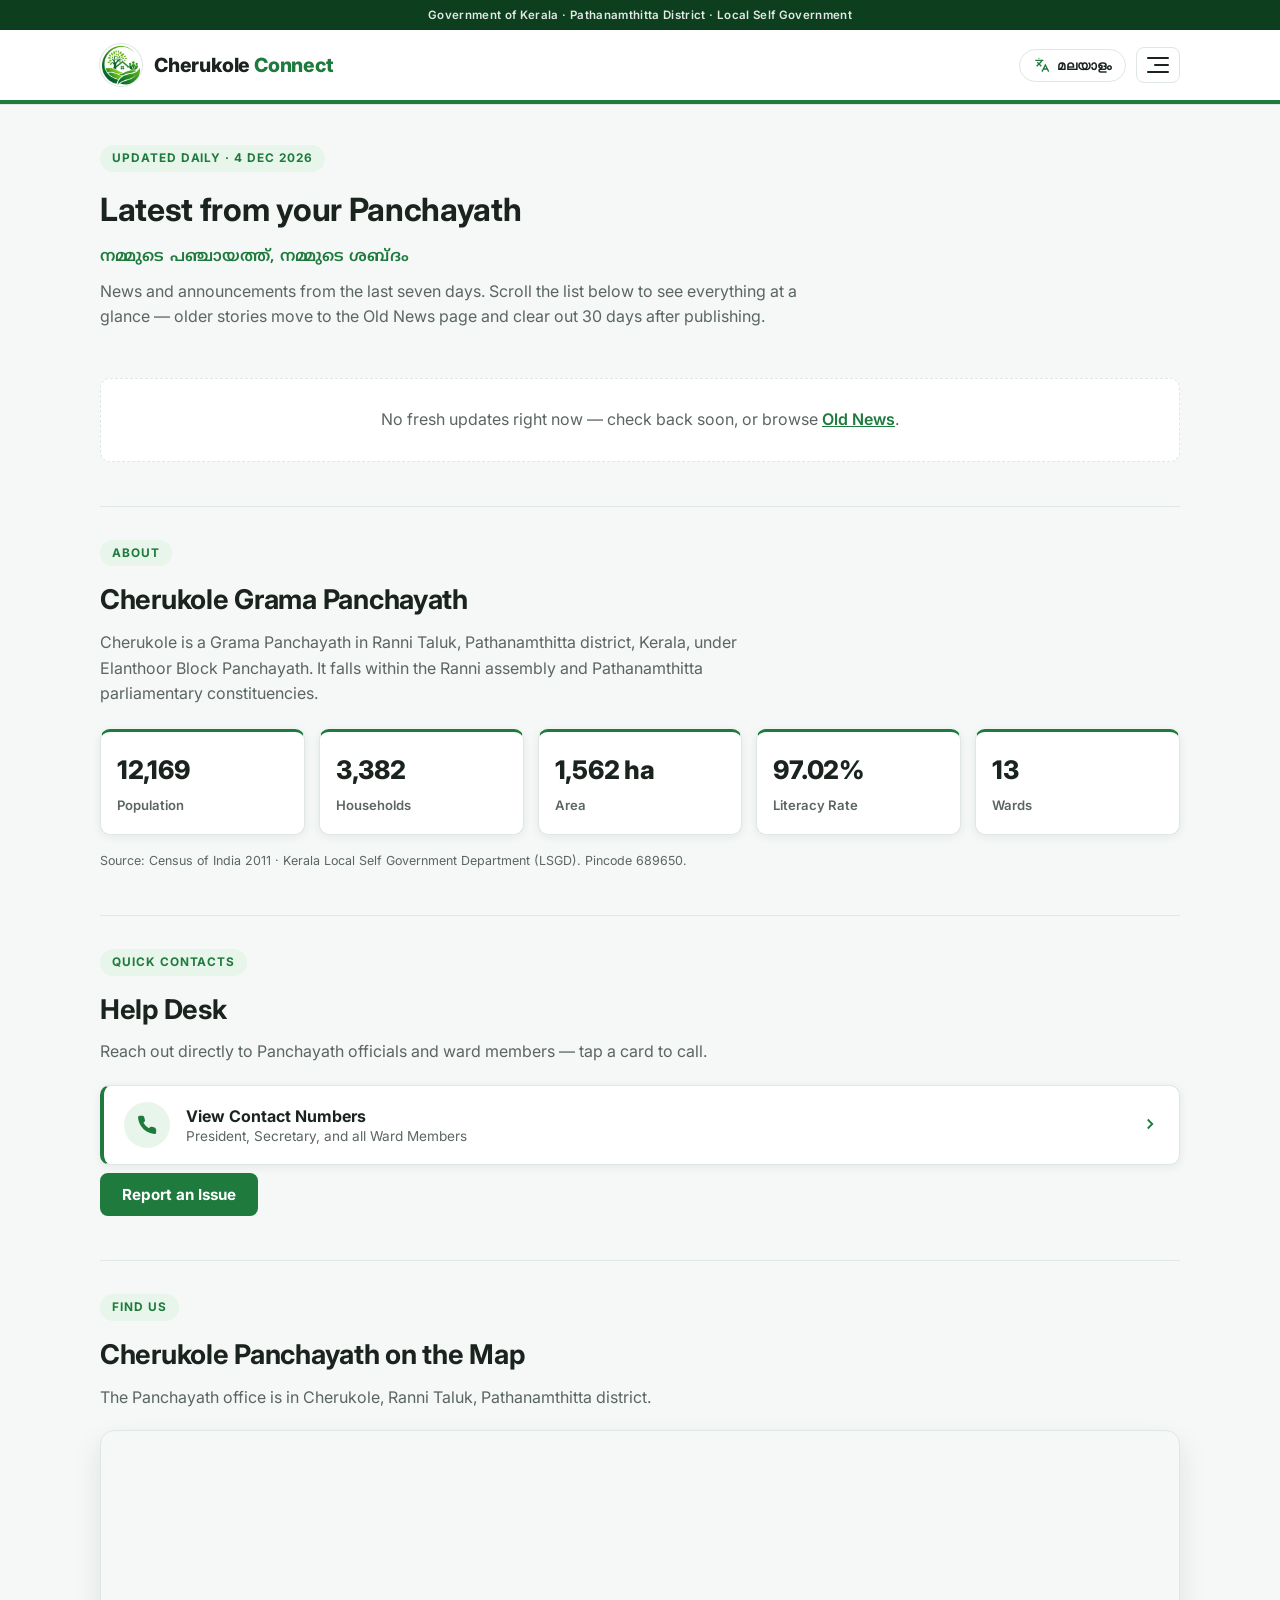
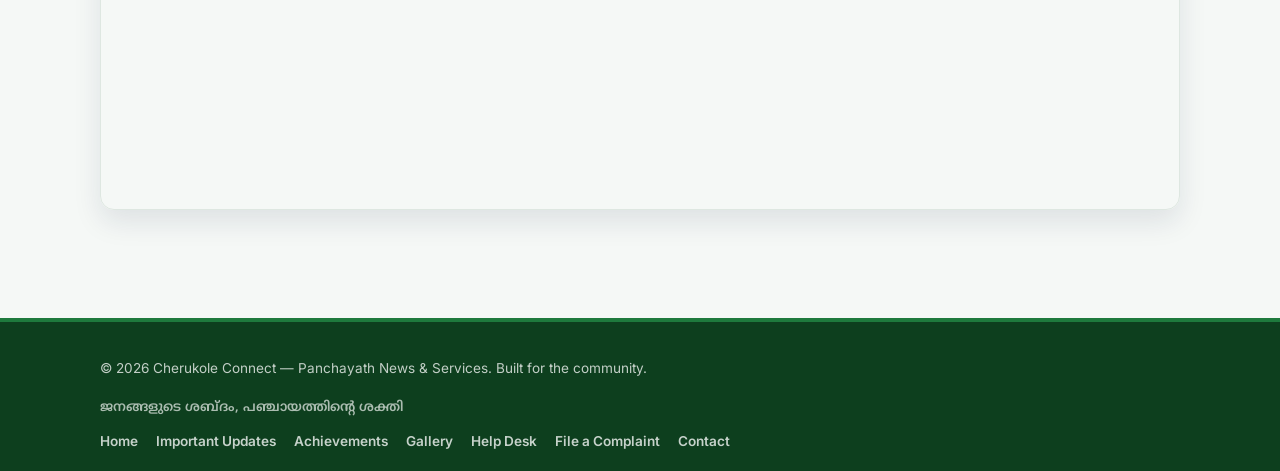
<file: index.html>
<!DOCTYPE html>
<html lang="en">
<head>
<meta charset="UTF-8">
<meta name="viewport" content="width=device-width, initial-scale=1.0">
<title>Cherukole Connect | Official Portal of Cherukole Grama Panchayath</title>

<!-- ===== SEO: core meta tags ===== -->
<meta name="description" content="Cherukole Connect — official news and services portal for Cherukole (Cherukol) Grama Panchayath, Kerala. Updates, achievements, gallery, complaints online.">
<meta name="keywords" content="Cherukole Grama Panchayath, Cherukole Connect, Cherukol Grama Panchayath, Cherukol Connect, Cherukol, Kerala panchayath, panchayath news, panchayath services, grama panchayath, file complaint panchayath, ചെറുകോൽ ഗ്രാമപഞ്ചായത്ത്">
<meta name="author" content="Cherukole Grama Panchayath">
<meta name="robots" content="index, follow">
<link rel="canonical" href="https://cherukoleconnect.in/">

<!-- ===== SEO: Open Graph (Facebook/WhatsApp link previews) ===== -->
<meta property="og:type" content="website">
<meta property="og:site_name" content="Cherukole Connect">
<meta property="og:title" content="Cherukole Connect — Panchayath News &amp; Services">
<meta property="og:description" content="Official news and services portal for Cherukole Grama Panchayath, Kerala. Latest updates, achievements, gallery, and online complaint filing.">
<meta property="og:image" content="https://cherukoleconnect.in/logo.png">
<meta property="og:url" content="https://cherukoleconnect.in/">
<meta property="og:locale" content="en_IN">
<meta property="og:locale:alternate" content="ml_IN">

<!-- ===== SEO: Twitter Card ===== -->
<meta name="twitter:card" content="summary">
<meta name="twitter:title" content="Cherukole Connect — Panchayath News &amp; Services">
<meta name="twitter:description" content="Official news and services portal for Cherukole Grama Panchayath, Kerala.">
<meta name="twitter:image" content="https://cherukoleconnect.in/logo.png">

<!-- ===== SEO: favicon (reuses existing logo) ===== -->
<link rel="icon" type="image/png" href="logo.png">
<link rel="apple-touch-icon" href="logo.png">
<meta name="theme-color" content="#1E7A3D">

<!-- ===== SEO: structured data for local government org ===== -->
<script type="application/ld+json">
{
  "@context": "https://schema.org",
  "@type": "GovernmentOrganization",
  "name": "Cherukole Grama Panchayath",
  "alternateName": ["Cherukole Connect", "Cherukol Grama Panchayath", "Cherukol Connect", "Cherukol"],
  "url": "https://cherukoleconnect.in/",
  "logo": "https://cherukoleconnect.in/logo.png",
  "address": {
    "@type": "PostalAddress",
    "addressLocality": "Cherukole",
    "addressRegion": "Kerala",
    "postalCode": "689650",
    "addressCountry": "IN"
  }
}
</script>

<link rel="preconnect" href="https://fonts.googleapis.com">
<link rel="preconnect" href="https://fonts.gstatic.com" crossorigin>
<link href="https://fonts.googleapis.com/css2?family=Inter:wght@400;500;600;700;800&family=Noto+Sans+Malayalam:wght@400;500;600;700;800&display=swap" rel="stylesheet">

<!-- The "?v=..." on styles.css/script.js below is a cache-buster.
     Browsers otherwise keep an old cached copy of these files even
     after index.html itself is reloaded, so a real code change can
     look broken/untranslated to visitors until they hard-refresh.
     Bump this string (e.g. to today's date) any time styles.css or
     script.js changes, so it stays in sync between both tags. -->
<link rel="stylesheet" href="styles.css?v=20260921c">
</head>
<body>

<!-- ===== OFFICIAL STRIP — identifies this as a government/Panchayath
     site (state + district), not an emblem/seal (those aren't ours to
     reproduce) — just a plain text utility bar, a common pattern on
     Indian government portals. ===== -->
<div class="gov-strip" data-i18n="gov.strip">Government of Kerala &middot; Pathanamthitta District &middot; Local Self Government</div>

<!-- ===== HEADER ===== -->
<header class="site-header">
  <div class="header-inner">
    <div class="header-top">
      <a class="brand" href="index.html" aria-label="Cherukole Connect — Home">
        <div class="brand-emblem">
          <img src="logo.png" alt="Cherukole Connect logo">
        </div>
        <div class="brand-text">
          <h1>Cherukole <span>Connect</span></h1>
        </div>
      </a>

      <div class="header-actions">
        <button class="lang-toggle" id="langToggle" type="button" aria-label="Switch language / ഭാഷ മാറ്റുക">
          <svg width="16" height="16" viewBox="0 0 24 24" fill="none" stroke="currentColor" stroke-width="2" aria-hidden="true"><path d="M5 8l6 6M4 14l6-6 2-3M2 5h12M7 2h1M22 22l-5-10-5 10M14 18h6"/></svg>
          <span id="langToggleLabel">മലയാളം</span>
        </button>
        <button class="nav-toggle" id="navToggle" aria-label="Toggle menu" aria-expanded="false">
          <span></span><span></span><span></span>
        </button>
      </div>
    </div>

    <nav class="site-nav" id="siteNav">
      <button class="nav-link active" data-tab="home" data-i18n="nav.home">Home</button>
      <button class="nav-link" data-tab="updates" data-i18n="nav.updates">Important Updates</button>
      <button class="nav-link" data-tab="achievements" data-i18n="nav.achievements">Achievements</button>
      <button class="nav-link" data-tab="oldnews" data-i18n="nav.oldnews">Old News</button>
      <button class="nav-link" data-tab="gallery" data-i18n="nav.gallery">Gallery</button>
      <button class="nav-link" data-tab="helpdesk" data-i18n="nav.helpdesk">Help Desk</button>
      <button class="nav-link" data-tab="complaint" data-i18n="nav.complaint">File a Complaint</button>
      <button class="nav-link" data-tab="contact" data-i18n="nav.contact">Contact</button>
    </nav>
  </div>

  <div class="kasavu-border" aria-hidden="true"></div>
</header>

<main>

  <!-- ===== HOME / LATEST NEWS ===== -->
  <section class="tab-panel active" id="tab-home">

    <!-- ===== LIVE RAIN / WEATHER ALERT — hidden unless an active alert
         for the configured district is present in the sheet; polls on
         the same auto-refresh cycle as the rest of the site content. ===== -->
    <div class="weather-alert-banner" id="weatherAlertBanner" role="alert" hidden>
      <span class="weather-alert-dot" aria-hidden="true"></span>
      <div class="weather-alert-text">
        <p class="weather-alert-headline" id="weatherAlertHeadline"></p>
        <p class="weather-alert-detail" id="weatherAlertDetail"></p>
      </div>
      <span class="weather-alert-updated" id="weatherAlertUpdated"></span>
    </div>

    <!-- Auto-rotating image carousel — highlights from the Gallery -->
    <div class="carousel" id="homeCarousel" role="region" aria-roledescription="carousel" aria-label="Panchayath highlights">
      <div class="carousel-track" id="carouselTrack"></div>

      <button type="button" class="carousel-arrow carousel-arrow-prev" id="carouselPrev" aria-label="Previous slide">
        <svg width="20" height="20" viewBox="0 0 24 24" fill="none" stroke="currentColor" stroke-width="2.4"><path d="M15 18l-6-6 6-6"/></svg>
      </button>
      <button type="button" class="carousel-arrow carousel-arrow-next" id="carouselNext" aria-label="Next slide">
        <svg width="20" height="20" viewBox="0 0 24 24" fill="none" stroke="currentColor" stroke-width="2.4"><path d="M9 18l6-6-6-6"/></svg>
      </button>

      <div class="carousel-dots" id="carouselDots" role="tablist" aria-label="Slide selector"></div>
    </div>

    <div class="hero">
      <p class="eyebrow"><span data-i18n="home.eyebrow">Updated daily</span> &middot; <span id="todayDate"></span></p>
      <h2 data-i18n="home.title">Latest from your Panchayath</h2>
      <p class="hero-tagline-ml">നമ്മുടെ പഞ്ചായത്ത്, നമ്മുടെ ശബ്ദം</p>
      <p class="hero-sub" data-i18n="home.sub">News and announcements from the last seven days. Scroll the list below to see everything at a glance — older stories move to the Old News page and clear out 30 days after publishing.</p>
    </div>

    <!-- Uniform-size news cards in a scrollable panel -->
    <div class="latest-scroll" id="latestScroll">
      <div class="news-grid" id="latestNewsGrid"></div>
    </div>
    <p class="empty-state" id="latestEmptyState" hidden><span data-i18n="home.emptyPre">No fresh updates right now &mdash; check back soon, or browse</span> <button class="link-btn" data-tab="oldnews" data-i18n="nav.oldnews">Old News</button>.</p>

    <!-- ===== ABOUT — factual background on the Panchayath itself.
         Static (edited in this file, not the Sheet) since it changes
         almost never. Figures are from Census 2011 and Kerala LSGD
         records; sourced and dated in the small print below so it's
         clear this isn't live data. ===== -->
    <div class="about-section">
      <div class="helpdesk-heading">
        <p class="eyebrow" data-i18n="about.eyebrow">About</p>
        <h2 data-i18n="about.title">Cherukole Grama Panchayath</h2>
        <p class="hero-sub" data-i18n="about.desc">Cherukole is a Grama Panchayath in Ranni Taluk, Pathanamthitta district, Kerala, under Elanthoor Block Panchayath. It falls within the Ranni assembly and Pathanamthitta parliamentary constituencies.</p>
      </div>
      <div class="about-grid">
        <div class="about-stat">
          <span class="about-stat-value">12,169</span>
          <span class="about-stat-label" data-i18n="about.population">Population</span>
        </div>
        <div class="about-stat">
          <span class="about-stat-value">3,382</span>
          <span class="about-stat-label" data-i18n="about.households">Households</span>
        </div>
        <div class="about-stat">
          <span class="about-stat-value">1,562 ha</span>
          <span class="about-stat-label" data-i18n="about.area">Area</span>
        </div>
        <div class="about-stat">
          <span class="about-stat-value">97.02%</span>
          <span class="about-stat-label" data-i18n="about.literacy">Literacy Rate</span>
        </div>
        <div class="about-stat">
          <span class="about-stat-value">13</span>
          <span class="about-stat-label" data-i18n="about.wards">Wards</span>
        </div>
      </div>
      <p class="about-source" data-i18n="about.source">Source: Census of India 2011 &middot; Kerala Local Self Government Department (LSGD). Pincode 689650.</p>
    </div>

    <!-- ===== HELP DESK — compact link to the dedicated Help Desk
         page (id="tab-helpdesk" below), instead of showing all the
         contact cards inline on the home page. ===== -->
    <div class="about-section">
      <div class="helpdesk-heading">
        <p class="eyebrow" data-i18n="helpdesk.eyebrow">Quick Contacts</p>
        <h2 data-i18n="helpdesk.title">Help Desk</h2>
        <p class="hero-sub" data-i18n="helpdesk.sub">Reach out directly to Panchayath officials and ward members — tap a card to call.</p>
      </div>
      <button type="button" class="helpdesk-cta" data-tab="helpdesk">
        <span class="helpdesk-cta-icon">
          <svg width="22" height="22" viewBox="0 0 24 24" fill="currentColor" aria-hidden="true"><path d="M22 16.9v3a2 2 0 0 1-2.2 2 19.8 19.8 0 0 1-8.6-3 19.5 19.5 0 0 1-6-6 19.8 19.8 0 0 1-3-8.7A2 2 0 0 1 4.1 2h3a2 2 0 0 1 2 1.7c.1.9.3 1.8.6 2.7a2 2 0 0 1-.4 2.1L8.1 9.6a16 16 0 0 0 6 6l1.1-1.2a2 2 0 0 1 2.1-.4c.9.3 1.8.5 2.7.6a2 2 0 0 1 1.7 2z"/></svg>
        </span>
        <span class="helpdesk-cta-text">
          <strong data-i18n="helpdesk.ctaTitle">View Contact Numbers</strong>
          <span data-i18n="helpdesk.ctaSub">President, Secretary, and all Ward Members</span>
        </span>
        <span class="helpdesk-cta-arrow" aria-hidden="true">
          <svg width="18" height="18" viewBox="0 0 24 24" fill="none" stroke="currentColor" stroke-width="2.4"><path d="M9 18l6-6-6-6"/></svg>
        </span>
      </button>
    </div>

    <button type="button" class="btn-secondary report-issue-btn" data-tab="complaint" data-i18n="home.reportIssue">Report an Issue</button>

    <!-- ===== MAP — location of the Panchayath. Plain Google Maps
         embed by place name (no API key needed), so it needs no
         setup and won't break if never configured further. ===== -->
    <div class="map-section">
      <div class="helpdesk-heading">
        <p class="eyebrow" data-i18n="map.eyebrow">Find Us</p>
        <h2 data-i18n="map.title">Cherukole Panchayath on the Map</h2>
        <p class="hero-sub" data-i18n="map.sub">The Panchayath office is in Cherukole, Ranni Taluk, Pathanamthitta district.</p>
      </div>
      <div class="map-embed">
        <iframe
          src="https://www.google.com/maps?q=Cherukole+Grama+Panchayat+Office,+Pathanamthitta,+Kerala&output=embed"
          loading="lazy"
          referrerpolicy="no-referrer-when-downgrade"
          title="Map showing Cherukole Grama Panchayath"></iframe>
      </div>
    </div>

  </section>

  <!-- ===== IMPORTANT UPDATES ===== -->
  <section class="tab-panel" id="tab-updates">
    <div class="hero hero-small">
      <p class="eyebrow" data-i18n="updates.eyebrow">Notices &amp; Circulars</p>
      <h2 data-i18n="updates.title">Important Updates</h2>
      <p class="hero-sub" data-i18n="updates.sub">Deadlines, office notices, and announcements that need your attention.</p>
    </div>
    <div class="updates-list" id="updatesGrid"></div>
    <p class="empty-state" id="updatesEmptyState" hidden data-i18n="updates.empty">No important updates at the moment.</p>

    <!-- ===== GRAMA SABHA — static civic-info background, always
         present, so this page has real substance even before the
         office has posted a notice. ===== -->
    <div class="about-section">
      <div class="helpdesk-heading">
        <p class="eyebrow" data-i18n="gramasabha.eyebrow">Grassroots Democracy</p>
        <h2 data-i18n="gramasabha.title">What is a Grama Sabha?</h2>
        <p class="hero-sub" data-i18n="gramasabha.body">The Grama Sabha is the general assembly of every registered voter in a ward &mdash; the foundation of local self-government in Kerala. It meets to discuss local needs, help shape the Panchayath's development plans, select beneficiaries for welfare schemes, and review the Panchayath's work through social audit.</p>
      </div>
      <div class="about-grid about-grid-3">
        <div class="about-stat">
          <span class="about-stat-value">2+</span>
          <span class="about-stat-label" data-i18n="gramasabha.freq">Meetings a year</span>
        </div>
        <div class="about-stat">
          <span class="about-stat-value">7 days</span>
          <span class="about-stat-label" data-i18n="gramasabha.notice">Advance notice required</span>
        </div>
        <div class="about-stat">
          <span class="about-stat-value">10%</span>
          <span class="about-stat-label" data-i18n="gramasabha.quorum">Quorum of ward voters</span>
        </div>
      </div>
      <p class="about-source" data-i18n="gramasabha.source">Source: The Kerala Panchayat Raj Act, 1994.</p>
    </div>
  </section>

  <!-- ===== ACHIEVEMENTS ===== -->
  <section class="tab-panel" id="tab-achievements">
    <div class="hero hero-small">
      <p class="eyebrow" data-i18n="achievements.eyebrow">Milestones</p>
      <h2 data-i18n="achievements.title">Achievements</h2>
      <p class="hero-sub" data-i18n="achievements.sub">Projects completed and recognitions earned by the Panchayath.</p>
    </div>
    <div class="achievements-grid" id="achievementsGrid"></div>
    <p class="empty-state" id="achievementsEmptyState" hidden data-i18n="achievements.empty">No achievements listed yet.</p>

    <!-- ===== FUNCTIONS — static civic-info background: what a
         Grama Panchayat is constitutionally responsible for, framing
         this page with real content even before entries are added. ===== -->
    <div class="about-section">
      <div class="helpdesk-heading">
        <p class="eyebrow" data-i18n="functions.eyebrow">Local Governance</p>
        <h2 data-i18n="functions.title">What the Panchayath Does</h2>
        <p class="hero-sub" data-i18n="functions.sub">Grama Panchayaths in Kerala are responsible for a wide range of local services and development work, devolved under the 73rd Constitutional Amendment and the Kerala Panchayat Raj Act.</p>
      </div>
      <div class="function-grid">
        <div class="function-card">
          <h3 data-i18n="functions.civic.title">Civic Infrastructure</h3>
          <p data-i18n="functions.civic.desc">Roads, drains, street lighting, and drinking water supply.</p>
        </div>
        <div class="function-card">
          <h3 data-i18n="functions.health.title">Public Health &amp; Sanitation</h3>
          <p data-i18n="functions.health.desc">Waste management, sanitation, and local health facilities.</p>
        </div>
        <div class="function-card">
          <h3 data-i18n="functions.agri.title">Agriculture &amp; Allied</h3>
          <p data-i18n="functions.agri.desc">Agriculture, land improvement, minor irrigation, and animal husbandry.</p>
        </div>
        <div class="function-card">
          <h3 data-i18n="functions.welfare.title">Social Welfare</h3>
          <p data-i18n="functions.welfare.desc">Support for weaker sections, women, children, and poverty alleviation.</p>
        </div>
        <div class="function-card">
          <h3 data-i18n="functions.edu.title">Education &amp; Culture</h3>
          <p data-i18n="functions.edu.desc">Support for schools, libraries, and cultural programmes.</p>
        </div>
        <div class="function-card">
          <h3 data-i18n="functions.planning.title">Local Development Planning</h3>
          <p data-i18n="functions.planning.desc">Preparing and executing the Panchayath's own development plan.</p>
        </div>
      </div>
      <p class="about-source" data-i18n="functions.source">Source: The Eleventh Schedule of the Constitution of India, and the Kerala Panchayat Raj Act, 1994.</p>
    </div>
  </section>

  <!-- ===== OLD NEWS ===== -->
  <section class="tab-panel" id="tab-oldnews">
    <div class="hero hero-small">
      <p class="eyebrow" data-i18n="oldnews.eyebrow">Archive</p>
      <h2 data-i18n="nav.oldnews">Old News</h2>
      <p class="hero-sub" data-i18n="oldnews.sub">Stories older than seven days live here for 30 days from their publish date, then they're cleared automatically.</p>
    </div>
    <div class="news-list" id="oldNewsGrid"></div>
    <p class="empty-state" id="oldEmptyState" hidden data-i18n="oldnews.empty">Nothing in the archive at the moment.</p>

    <!-- ===== SCHEMES — static reference list of major, stable
         central/Kerala welfare schemes. Not a live feed (this is a
         static site) — deliberately limited to well-established,
         long-running programmes rather than "breaking news" that
         would go stale immediately, with a clear pointer to check
         the official portal since eligibility/details do change. ===== -->
    <div class="about-section">
      <div class="helpdesk-heading">
        <p class="eyebrow" data-i18n="schemes.eyebrow">Government Schemes</p>
        <h2 data-i18n="schemes.title">Schemes You May Be Eligible For</h2>
        <p class="hero-sub" data-i18n="schemes.sub">A few major Central and Kerala government welfare schemes. Eligibility and application details change from time to time &mdash; check the official site linked, or ask at the Panchayath office, before applying.</p>
      </div>
      <div class="function-grid">
        <a class="function-card function-card-link" href="https://pmkisan.gov.in" target="_blank" rel="noopener">
          <h3>PM-KISAN</h3>
          <p data-i18n="schemes.kisan.desc">₹6,000/year income support for eligible farmer families, paid in three instalments.</p>
          <span class="function-card-link-label">pmkisan.gov.in</span>
        </a>
        <a class="function-card function-card-link" href="https://nrega.nic.in" target="_blank" rel="noopener">
          <h3>MGNREGA</h3>
          <p data-i18n="schemes.mgnrega.desc">Guaranteed 100 days of wage employment a year for rural households.</p>
          <span class="function-card-link-label">nrega.nic.in</span>
        </a>
        <a class="function-card function-card-link" href="https://sha.kerala.gov.in" target="_blank" rel="noopener">
          <h3 data-i18n="schemes.kasp.title">Karunya Arogya Suraksha Padhathi (KASP)</h3>
          <p data-i18n="schemes.kasp.desc">Cashless health insurance up to ₹5 lakh per family per year for eligible families.</p>
          <span class="function-card-link-label">sha.kerala.gov.in</span>
        </a>
        <a class="function-card function-card-link" href="https://www.kudumbashree.org" target="_blank" rel="noopener">
          <h3 data-i18n="schemes.kudumbashree.title">Kudumbashree</h3>
          <p data-i18n="schemes.kudumbashree.desc">Kerala's poverty eradication and women's empowerment programme, built on local self-help groups.</p>
          <span class="function-card-link-label">kudumbashree.org</span>
        </a>
        <a class="function-card function-card-link" href="https://lifemission.lsgkerala.gov.in" target="_blank" rel="noopener">
          <h3 data-i18n="schemes.life.title">LIFE Mission</h3>
          <p data-i18n="schemes.life.desc">Free housing for landless and homeless families in Kerala.</p>
          <span class="function-card-link-label">lifemission.lsgkerala.gov.in</span>
        </a>
        <a class="function-card function-card-link" href="https://socialsecuritymission.gov.in" target="_blank" rel="noopener">
          <h3 data-i18n="schemes.pension.title">Social Security Pensions</h3>
          <p data-i18n="schemes.pension.desc">Monthly pensions for elderly, widowed, and differently-abled residents.</p>
          <span class="function-card-link-label">socialsecuritymission.gov.in</span>
        </a>
      </div>
      <p class="about-source" data-i18n="schemes.source">These are national/state programmes, not specific to Cherukole Panchayath &mdash; visit the official site or the Panchayath office to check current eligibility.</p>
    </div>
  </section>

  <!-- ===== GALLERY ===== -->
  <section class="tab-panel" id="tab-gallery">
    <div class="hero hero-small">
      <p class="eyebrow" data-i18n="gallery.eyebrow">Around the Panchayath</p>
      <h2 data-i18n="gallery.title">Photo Gallery</h2>
      <p class="hero-sub" data-i18n="gallery.sub">Capturing Cherukole Panchayath's initiatives, emergency response, community events, and public services.</p>
    </div>
    <div class="gallery-grid" id="galleryGrid"></div>
  </section>

  <!-- ===== HELP DESK — dedicated page for officials & ward member
       contacts, sourced from the "HelpDesk" Sheet tab (see script.js).
       Linked from the Help Desk button on the home page and from the
       main nav. ===== -->
  <section class="tab-panel" id="tab-helpdesk">
    <div class="hero hero-small">
      <p class="eyebrow" data-i18n="helpdesk.eyebrow">Quick Contacts</p>
      <h2 data-i18n="helpdesk.title">Help Desk</h2>
      <p class="hero-sub" data-i18n="helpdesk.sub">Reach out directly to Panchayath officials and ward members — tap a card to call.</p>
    </div>
    <div class="helpdesk-grid" id="helpDeskGrid"></div>
    <p class="helpdesk-subhead" id="helpDeskWardHeading" data-i18n="helpdesk.wardHeading" hidden>Ward Members</p>
    <div class="helpdesk-grid helpdesk-grid-ward" id="helpDeskWardGrid"></div>
    <p class="empty-state" id="helpDeskEmptyState" hidden data-i18n="helpdesk.empty">No contacts listed yet &mdash; check back soon.</p>
  </section>

  <!-- ===== COMPLAINT BOX ===== -->
  <section class="tab-panel" id="tab-complaint">
    <div class="hero hero-small">
      <p class="eyebrow" data-i18n="complaint.eyebrow">Grievance Redressal</p>
      <h2 data-i18n="nav.complaint">File a Complaint</h2>
      <p class="hero-tagline-ml">പ്രശ്നങ്ങൾ റിപ്പോർട്ട് ചെയ്യൂ, മാറ്റം സൃഷ്ടിക്കൂ</p>
      <p class="hero-sub" data-i18n="complaint.sub">Fill in the details below. Submitting opens WhatsApp with your message pre-filled, ready to send to the Panchayath office.</p>
    </div>

    <form class="panel-card form-card" id="complaintForm">
      <label>
        <span data-i18n="complaint.name">Full name</span>
        <input type="text" id="cName" required data-i18n-placeholder="complaint.namePh" placeholder="Your name">
      </label>
      <label>
        <span data-i18n="complaint.ward">Ward / area</span>
        <input type="text" id="cWard" data-i18n-placeholder="complaint.wardPh" placeholder="e.g. Ward 7">
      </label>
      <label>
        <span data-i18n="complaint.phone">Phone number</span>
        <input type="tel" id="cPhone" required data-i18n-placeholder="complaint.phonePh" placeholder="10-digit mobile number">
      </label>
      <label>
        <span data-i18n="complaint.details">Complaint details</span>
        <textarea id="cMessage" rows="5" required data-i18n-placeholder="complaint.detailsPh" placeholder="Describe the issue&hellip;"></textarea>
      </label>
      <button type="submit" class="btn-primary">
        <svg width="18" height="18" viewBox="0 0 24 24" fill="currentColor" aria-hidden="true"><path d="M17.5 14.4c-.3-.1-1.6-.8-1.9-.9-.3-.1-.4-.1-.6.1-.2.3-.7.9-.8 1-.1.2-.3.2-.5.1-1.5-.7-2.4-1.3-3.4-2.9-.3-.4.3-.4.7-1.3.1-.2 0-.4 0-.5C11 9.7 10.6 8.6 10.4 8.1c-.2-.4-.4-.4-.6-.4h-.5c-.2 0-.5.1-.7.3-.3.3-1 1-1 2.4s1.1 2.8 1.2 3c.1.2 2.1 3.2 5.1 4.5.7.3 1.3.5 1.7.6.7.2 1.4.2 1.9.1.6-.1 1.6-.7 1.9-1.3.2-.6.2-1.2.2-1.3-.1-.1-.3-.2-.6-.3z"/><path d="M12 2C6.5 2 2 6.5 2 12c0 1.9.5 3.7 1.5 5.3L2 22l4.9-1.3C8.4 21.5 10.1 22 12 22c5.5 0 10-4.5 10-10S17.5 2 12 2zm0 18c-1.7 0-3.3-.5-4.7-1.3l-.3-.2-3.2.9.9-3.1-.2-.3C3.6 14.5 3 13.3 3 12c0-5 4-9 9-9s9 4 9 9-4 9-9 9z"/></svg>
        <span data-i18n="complaint.send">Send via WhatsApp</span>
      </button>
      <p class="form-note" data-i18n="complaint.note">You'll be redirected to WhatsApp to review and send your message.</p>
    </form>
  </section>

  <!-- ===== CONTACT ===== -->
  <section class="tab-panel" id="tab-contact">
    <div class="hero hero-small">
      <p class="eyebrow" data-i18n="contact.eyebrow">Get in Touch</p>
      <h2 data-i18n="contact.title">Contact the Office</h2>
      <p class="hero-sub" data-i18n="contact.sub">Visit, call, or write to us &mdash; we're here on working days.</p>
    </div>

    <div class="contact-grid">
      <div class="panel-card contact-info">
        <h3 data-i18n="contact.officeTitle">Panchayath Office</h3>
        <ul>
          <li>
            <svg width="18" height="18" viewBox="0 0 24 24" fill="none" stroke="currentColor" stroke-width="2"><path d="M12 21s-7-6.5-7-11a7 7 0 0 1 14 0c0 4.5-7 11-7 11z"/><circle cx="12" cy="10" r="2.5"/></svg>
            <span data-i18n="contact.address">Cherukole, Pathanamthitta, Kerala &ndash; 689650</span>
          </li>
          <li>
            <svg width="18" height="18" viewBox="0 0 24 24" fill="none" stroke="currentColor" stroke-width="2"><path d="M22 16.9v3a2 2 0 0 1-2.2 2 19.8 19.8 0 0 1-8.6-3 19.5 19.5 0 0 1-6-6 19.8 19.8 0 0 1-3-8.7A2 2 0 0 1 4.1 2h3a2 2 0 0 1 2 1.7c.1.9.3 1.8.6 2.7a2 2 0 0 1-.4 2.1L8.1 9.6a16 16 0 0 0 6 6l1.1-1.2a2 2 0 0 1 2.1-.4c.9.3 1.8.5 2.7.6a2 2 0 0 1 1.7 2z"/></svg>
            <span>0468&ndash;2212098 &nbsp;/&nbsp; <span id="contactWaDisplay">+91 XXXXX XXXXX</span></span>
          </li>
          <li>
            <svg width="18" height="18" viewBox="0 0 24 24" fill="none" stroke="currentColor" stroke-width="2"><rect x="3" y="5" width="18" height="14" rx="2"/><path d="m3 7 9 6 9-6"/></svg>
            <span>cherukolegp@gmail.com</span>
          </li>
          <li>
            <svg width="18" height="18" viewBox="0 0 24 24" fill="none" stroke="currentColor" stroke-width="2"><circle cx="12" cy="12" r="9"/><path d="M12 7v5l3 3"/></svg>
            <span data-i18n="contact.hours">Monday&ndash;Saturday, 10:00 AM &ndash; 5:00 PM</span>
          </li>
        </ul>
      </div>

      <form class="panel-card form-card" id="contactForm">
        <label>
          <span data-i18n="contact.name">Name</span>
          <input type="text" id="ctName" required data-i18n-placeholder="contact.namePh" placeholder="Your name">
        </label>
        <label>
          <span data-i18n="contact.email">Email</span>
          <input type="email" id="ctEmail" required data-i18n-placeholder="contact.emailPh" placeholder="you@example.com">
        </label>
        <label>
          <span data-i18n="contact.message">Message</span>
          <textarea id="ctMessage" rows="4" required data-i18n-placeholder="contact.messagePh" placeholder="How can we help?"></textarea>
        </label>
        <button type="submit" class="btn-secondary" data-i18n="contact.send">Send Message</button>
        <p class="form-note" data-i18n="contact.note">Opens your email app with this message ready to send.</p>
      </form>
    </div>
  </section>

</main>

<footer class="site-footer">
  <div class="kasavu-border" aria-hidden="true"></div>
  <div class="footer-inner">
    <div class="footer-main">
      <p><span>&copy;</span> <span id="year"></span> <span data-i18n="footer.text">Cherukole Connect &mdash; Panchayath News &amp; Services. Built for the community.</span></p>
      <p class="footer-tagline-ml">ജനങ്ങളുടെ ശബ്ദം, പഞ്ചായത്തിന്റെ ശക്തി</p>
    </div>
    <div class="footer-links">
      <button class="link-btn" data-tab="home" data-i18n="nav.home">Home</button>
      <button class="link-btn" data-tab="updates" data-i18n="nav.updates">Important Updates</button>
      <button class="link-btn" data-tab="achievements" data-i18n="nav.achievements">Achievements</button>
      <button class="link-btn" data-tab="gallery" data-i18n="nav.gallery">Gallery</button>
      <button class="link-btn" data-tab="helpdesk" data-i18n="nav.helpdesk">Help Desk</button>
      <button class="link-btn" data-tab="complaint" data-i18n="nav.complaint">File a Complaint</button>
      <button class="link-btn" data-tab="contact" data-i18n="nav.contact">Contact</button>
    </div>
  </div>
</footer>

<script src="script.js?v=20260921c"></script>
</body>
</html>
</file>
<file: styles.css>
/* =========================================================
   TOKENS
   Modern, minimal civic/government palette, tied to the actual
   logo mark: a clean mid-dark green as primary, warm amber for
   emphasis/alerts, neutral (faintly green-tinted) grays. Deliberately
   flat — no gradients, no gold, no ornamental texture.
   ========================================================= */
:root{
  --white:      #FFFFFF;
  --paper:      #F5F8F6;   /* page background */
  --surface:    #FFFFFF;   /* card/panel background */
  --ink:        #1A231D;
  --ink-soft:   #5B6660;
  --border:     #DEE7E1;

  --primary:       #1E7A3D;  /* logo green */
  --primary-dark:  #145C2C;
  --primary-darker:#0D3F1E;
  --primary-light: #E7F5EA;  /* pale green tint for surfaces */

  --accent:       #C4780F;  /* amber — CTAs, highlights, "fresh" tags */
  --accent-light: #FCEFD9;
  --accent-dark:  #93590A;

  --danger:       #B3261E;
  --danger-light: #FBEAE9;
  --warning:      #C4780F;
  --warning-light:#FCEFD9;
  --caution:      #A38300;
  --caution-light:#FBF6DC;

  --font-body:    'Inter', 'Mukta', sans-serif;
  --font-body-ml: 'Noto Sans Malayalam', 'Inter', sans-serif;
  --font-display: 'Inter', 'Mukta', sans-serif;

  --radius:    10px;
  --radius-lg: 14px;
  --shadow:    0 12px 28px rgba(18,32,64,.10);
  --shadow-sm: 0 2px 10px rgba(18,32,64,.07);
}

*{ box-sizing: border-box; }
html{ scroll-behavior: smooth; }

html, body{
  max-width: 100%;
  overflow-x: hidden;
}

body{
  margin:0;
  background: var(--paper);
  color: var(--ink);
  font-family: var(--font-body);
  font-size: 16px;
  line-height: 1.6;
}

html[lang="ml"] body{
  font-family: var(--font-body-ml);
}
html[lang="ml"] h1, html[lang="ml"] h2, html[lang="ml"] h3{
  font-family: var(--font-body-ml);
  font-weight: 700;
}

/* The "CherukoleConnect" wordmark stays in Latin script even when
   the site is switched to Malayalam. */
html[lang="ml"] .brand-text h1{
  font-family: var(--font-display);
  font-weight: 800;
}

h1,h2,h3{
  font-family: var(--font-display);
  font-weight: 700;
  color: var(--ink);
  margin: 0 0 .3em;
  letter-spacing: -.01em;
}

a{ color: inherit; }
button{ font-family: inherit; cursor:pointer; }

/* =========================================================
   TOP IDENTITY BAR — a single flat strip of institutional
   blue, standing in for the old decorative kasavu border.
   Quiet, flat, and unambiguous rather than ornamental.
   ========================================================= */
.kasavu-border{
  height: 4px;
  width: 100%;
  background: var(--primary);
}

/* =========================================================
   GOV STRIP — plain text utility bar identifying this as a
   government/Panchayath site (state + district), the way most
   Indian government portals lead with one. Deliberately just
   text on a flat dark surface — no emblem/seal, since those
   aren't ours to reproduce.
   ========================================================= */
.gov-strip{
  background: var(--primary-darker);
  color: rgba(255,255,255,.88);
  font-size: .72rem;
  font-weight: 600;
  letter-spacing: .03em;
  text-align: center;
  padding: 6px 16px;
}

/* =========================================================
   HEADER — clean white bar, sticky, minimal chrome.
   ========================================================= */
.site-header{
  background: var(--white);
  color: var(--ink);
  position: sticky;
  top: 0;
  z-index: 100;
  box-shadow: 0 1px 0 var(--border);
}

.header-inner{
  max-width: 1120px;
  margin: 0 auto;
  padding: 14px 20px;
  position: relative;
}

.header-top{
  padding: 0;
  display: flex;
  align-items: center;
  justify-content: space-between;
  gap: 20px;
}

.brand{
  display:flex;
  align-items:center;
  gap: 12px;
  min-width: 0;
  text-decoration: none;
  color: inherit;
}

.brand-emblem{
  flex-shrink:0;
  width: 42px;
  height: 42px;
  border-radius: 50%;
  background: var(--white);
  display: flex;
  align-items: center;
  justify-content: center;
  overflow: hidden;
  box-shadow: 0 0 0 1px var(--border);
  transition: box-shadow .2s ease;
}
.brand-emblem img{
  width: 100%;
  height: 100%;
  object-fit: cover;
  display: block;
}
.brand:hover .brand-emblem{
  box-shadow: 0 0 0 1px var(--primary);
}

.brand-text h1{
  font-family: var(--font-display);
  font-size: 1.28rem;
  font-weight: 800;
  color: var(--ink);
  margin:0;
  line-height: 1.15;
  letter-spacing: -.01em;
}
.brand-text h1 span{ color: var(--primary); }

.brand-text{
  padding-bottom: 0;
  border-bottom: none;
}

html[lang="en"] .brand-text h1,
html[lang="ml"] .brand-text h1{ font-size: 1.22rem; }

.header-actions{
  display: flex;
  align-items: center;
  gap: 10px;
  flex-shrink: 0;
}

.lang-toggle{
  display: inline-flex;
  align-items: center;
  gap: 7px;
  background: var(--white);
  border: 1px solid var(--border);
  color: var(--ink);
  padding: 7px 14px;
  border-radius: 999px;
  font-size: .82rem;
  font-weight: 700;
  letter-spacing: .01em;
  transition: background .15s ease, border-color .15s ease;
  white-space: nowrap;
}
.lang-toggle svg{ color: var(--primary); flex-shrink: 0; }
.lang-toggle:hover{
  background: var(--primary-light);
  border-color: var(--primary);
}

.nav-toggle{
  display:flex;
  flex-direction: column;
  justify-content: center;
  align-items: flex-end;
  gap:5px;
  background: var(--white);
  border: 1px solid var(--border);
  border-radius: 8px;
  padding: 9px 10px;
  transition: background .15s ease, border-color .15s ease;
}
.nav-toggle:hover{
  background: var(--primary-light);
  border-color: var(--primary);
}
.nav-toggle span{
  height: 2px; background: var(--ink); display:block; border-radius: 2px;
}
.nav-toggle span:nth-child(1){ width: 22px; }
.nav-toggle span:nth-child(2){ width: 15px; }
.nav-toggle span:nth-child(3){ width: 22px; }

.site-nav{
  display:none;
  padding: 12px 0 2px;
  flex-direction: column;
  gap: 4px;
  border-top: 1px solid var(--border);
  margin-top: 12px;
}
.site-nav.open{ display:flex; animation: fadeIn .2s ease; }

.nav-link{
  background: none;
  border: 1px solid transparent;
  color: var(--ink-soft);
  padding: 9px 14px;
  border-radius: 8px;
  font-size: .92rem;
  font-weight: 600;
  letter-spacing: .01em;
  text-align: left;
  transition: all .15s ease;
}
.nav-link:hover{
  color: var(--ink);
  background: var(--primary-light);
}
.nav-link.active{
  background: var(--primary);
  color: var(--white);
}

/* =========================================================
   MAIN / TABS
   ========================================================= */
main{
  max-width: 1120px;
  margin: 0 auto;
  padding: 32px 20px 60px;
  width: 100%;
}

.tab-panel{ display: none; animation: fadeIn .2s ease; }
.tab-panel.active{ display: block; }

@keyframes fadeIn{
  from{ opacity:0; transform: translateY(6px); }
  to{ opacity:1; transform: translateY(0); }
}

.hero{ max-width: 700px; margin-bottom: 28px; }
.hero-small{ margin-bottom: 26px; }

.eyebrow{
  display: inline-block;
  text-transform: uppercase;
  letter-spacing: .08em;
  font-size: .74rem;
  font-weight: 700;
  color: var(--primary);
  background: var(--primary-light);
  padding: 4px 12px;
  border-radius: 999px;
  margin: 0 0 12px;
}

.hero h2{
  font-size: 2rem;
  position: relative;
  padding-bottom: 0;
}
.hero h2::after{ content: none; }
.hero-sub{ color: var(--ink-soft); margin-top: 8px; }

.hero-tagline-ml{
  font-family: var(--font-body-ml);
  font-weight: 600;
  font-size: 1rem;
  color: var(--primary);
  margin: 2px 0 0;
  letter-spacing: .01em;
}

.link-btn{
  background:none; border:none; text-decoration: underline;
  color: var(--primary); font-weight:600; padding:0; font-size: inherit;
}

/* =========================================================
   LIVE RAIN / WEATHER ALERT BANNER
   ========================================================= */
.weather-alert-banner{
  display:flex;
  align-items:flex-start;
  gap: 14px;
  border-radius: var(--radius);
  padding: 16px 18px;
  margin: 0 0 26px;
  box-shadow: var(--shadow-sm);
  border: 1px solid transparent;
}
.weather-alert-banner[hidden]{ display:none; }

.weather-alert-dot{
  flex: 0 0 auto;
  width: 12px;
  height: 12px;
  border-radius: 50%;
  margin-top: 5px;
  position: relative;
}
.weather-alert-dot::after{
  content: "";
  position: absolute;
  inset: -6px;
  border-radius: 50%;
  animation: weatherAlertPulse 1.8s ease-out infinite;
}

.weather-alert-text{ flex: 1; min-width: 0; }
.weather-alert-headline{
  margin: 0;
  font-weight: 700;
  font-size: 1rem;
  overflow-wrap: break-word;
}
.weather-alert-detail{
  margin: 4px 0 0;
  font-size: .88rem;
  opacity: .9;
  overflow-wrap: break-word;
}

.weather-alert-updated{
  flex: 0 0 auto;
  font-size: .74rem;
  opacity: .75;
  white-space: nowrap;
}

.weather-alert-banner.level-red{
  background: var(--danger-light);
  border-color: rgba(179,38,30,.3);
  color: #7A1616;
}
.weather-alert-banner.level-red .weather-alert-dot{ background: #D62828; }
.weather-alert-banner.level-red .weather-alert-dot::after{ background: rgba(214,40,40,.35); }

.weather-alert-banner.level-orange{
  background: var(--warning-light);
  border-color: rgba(196,120,15,.3);
  color: #7A4A08;
}
.weather-alert-banner.level-orange .weather-alert-dot{ background: #E08A1C; }
.weather-alert-banner.level-orange .weather-alert-dot::after{ background: rgba(224,138,28,.35); }

.weather-alert-banner.level-yellow{
  background: var(--caution-light);
  border-color: rgba(163,131,0,.3);
  color: #5C4A05;
}
.weather-alert-banner.level-yellow .weather-alert-dot{ background: #D4B106; }
.weather-alert-banner.level-yellow .weather-alert-dot::after{ background: rgba(212,177,6,.35); }

@keyframes weatherAlertPulse{
  0%{ transform: scale(.4); opacity: .9; }
  100%{ transform: scale(1.7); opacity: 0; }
}

@media (max-width: 480px){
  .weather-alert-banner{ flex-direction: column; padding: 14px; gap: 8px; }
  .weather-alert-updated{ align-self: flex-start; }
}

@media (prefers-reduced-motion: reduce){
  .weather-alert-dot::after{ animation: none; }
}

/* =========================================================
   HOME CAROUSEL
   ========================================================= */
.carousel{
  position: relative;
  width: 100%;
  aspect-ratio: 16/7;
  min-height: 200px;
  max-height: 440px;
  border-radius: var(--radius-lg);
  overflow: hidden;
  background: var(--primary-light);
  box-shadow: var(--shadow);
  margin: 0 0 30px;
}

.carousel-track{
  position: absolute;
  inset: 0;
  display: flex;
  width: 100%;
  height: 100%;
  transition: transform .5s ease;
}

.carousel-slide{
  position: relative;
  flex: 0 0 100%;
  width: 100%;
  height: 100%;
}
.carousel-slide img{
  width: 100%;
  height: 100%;
  object-fit: cover;
  display: block;
}
.carousel-slide .carousel-caption{
  position: absolute;
  left: 0; right: 0; bottom: 0;
  background: linear-gradient(to top, rgba(12,37,73,.82), transparent);
  color: var(--white);
  font-weight: 700;
  font-size: .95rem;
  padding: 34px 18px 14px;
}

.carousel-arrow{
  position: absolute;
  top: 50%;
  transform: translateY(-50%);
  width: 38px;
  height: 38px;
  border-radius: 50%;
  border: 1px solid rgba(255,255,255,.4);
  background: rgba(12,37,73,.55);
  color: var(--white);
  display: flex;
  align-items: center;
  justify-content: center;
  transition: background .15s ease;
  z-index: 2;
}
.carousel-arrow:hover{ background: rgba(12,37,73,.8); }
.carousel-arrow-prev{ left: 12px; }
.carousel-arrow-next{ right: 12px; }

.carousel-dots{
  position: absolute;
  left: 0; right: 0;
  bottom: 12px;
  display: flex;
  justify-content: center;
  gap: 8px;
  z-index: 2;
}
.carousel-dot{
  width: 8px;
  height: 8px;
  border-radius: 50%;
  border: 1.5px solid rgba(255,255,255,.8);
  background: rgba(255,255,255,.35);
  padding: 0;
  cursor: pointer;
  transition: background .15s ease, transform .15s ease;
}
.carousel-dot.active{ background: var(--white); transform: scale(1.15); }

/* =========================================================
   NEWS SECTION
   ========================================================= */
.latest-scroll{
  padding: 4px 0 0;
  margin: 0;
}

.news-grid{
  display: grid;
  grid-template-columns: repeat(auto-fill, minmax(270px, 1fr));
  gap: 20px;
  min-width: 0;
  align-items: stretch;
}

.news-card{
  background: var(--surface);
  border-radius: var(--radius);
  overflow: hidden;
  box-shadow: var(--shadow-sm);
  border: 1px solid var(--border);
  display: flex;
  flex-direction: column;
  height: 360px;
  min-width: 0;
  transition: box-shadow .18s ease, border-color .18s ease;
}
.news-card:hover{ box-shadow: var(--shadow); border-color: var(--primary); }

.news-card-img{
  width: 100%;
  height: 150px;
  flex: 0 0 150px;
  background: var(--primary-light);
  display:flex; align-items:center; justify-content:center;
  color: var(--primary);
  overflow: hidden;
}
.news-card-img img{ width:100%; height:100%; object-fit: cover; display:block; }

.news-card-body{
  padding: 16px 18px 16px;
  display:flex; flex-direction:column; gap:8px; flex:1;
  min-width: 0;
  min-height: 0;
}

.news-card-meta{
  display:flex; align-items:center; gap:8px;
  font-size: .76rem; color: var(--ink-soft); text-transform: uppercase; letter-spacing:.04em;
}
.pill{
  background: var(--primary-light);
  color: var(--primary-dark);
  padding: 2px 9px;
  border-radius: 999px;
  font-weight: 700;
  white-space: nowrap;
}
.pill.pill-fresh{ background: var(--accent); color: var(--white); }

.news-card h3{
  font-family: var(--font-body);
  font-weight: 700;
  font-size: 1.02rem;
  line-height: 1.3;
  color: var(--ink);
  margin: 2px 0 0;
  overflow-wrap: break-word;
  display: -webkit-box;
  -webkit-line-clamp: 2;
  -webkit-box-orient: vertical;
  overflow: hidden;
}

.news-card p{
  color: var(--ink-soft);
  font-size: .9rem;
  margin:0;
  flex:1;
  overflow-wrap: break-word;
  display: -webkit-box;
  -webkit-line-clamp: 2;
  -webkit-box-orient: vertical;
  overflow: hidden;
}

.news-card-footer{
  font-size: .78rem;
  color: var(--ink-soft);
  font-weight: 600;
  margin-top: auto;
  padding-top: 4px;
  border-top: 1px solid var(--border);
}

.news-list{
  display: flex;
  flex-direction: column;
  gap: 12px;
  min-width: 0;
}
.news-list-item{
  display: flex;
  flex-direction: column;
  align-items: stretch;
  gap: 12px;
  background: var(--surface);
  border: 1px solid var(--border);
  border-radius: var(--radius);
  box-shadow: var(--shadow-sm);
  padding: 12px;
  min-width: 0;
  transition: box-shadow .18s ease, border-color .18s ease;
}
.news-list-item:hover{ box-shadow: var(--shadow); border-color: var(--primary); }
.news-list-thumb{
  flex: 0 0 auto;
  width: 100%;
  height: 180px;
  border-radius: 8px;
  overflow: hidden;
  background: var(--primary-light);
  display:flex; align-items:center; justify-content:center;
  color: var(--primary);
}
.news-list-thumb img{ width:100%; height:100%; object-fit:cover; display:block; }
.news-list-body{
  min-width: 0;
  flex: 1;
  display:flex; flex-direction:column; gap:2px;
}
.news-list-body h3{
  font-family: var(--font-body);
  font-weight: 700;
  font-size: .98rem;
  margin: 0;
  color: var(--ink);
  white-space: nowrap;
  overflow: hidden;
  text-overflow: ellipsis;
}
.news-list-body p{
  margin: 0;
  font-size: .85rem;
  color: var(--ink-soft);
  white-space: nowrap;
  overflow: hidden;
  text-overflow: ellipsis;
}
.news-list-meta{
  flex: 0 0 auto;
  font-size: .78rem;
  color: var(--ink-soft);
  white-space: nowrap;
}

.section-subhead{
  font-size: 1.08rem;
  font-weight: 700;
  font-family: var(--font-body);
  color: var(--ink);
  margin: 30px 0 14px;
}
.section-subhead:first-child{ margin-top: 0; }

.empty-state{
  color: var(--ink-soft);
  padding: 28px 24px;
  background: var(--surface);
  border: 1px dashed var(--border);
  border-radius: var(--radius);
  text-align: center;
}

/* =========================================================
   IMPORTANT UPDATES
   ========================================================= */
.updates-list{
  display: flex;
  flex-direction: column;
  gap: 14px;
  min-width: 0;
}
.update-item{
  display: flex;
  gap: 14px;
  align-items: flex-start;
  background: var(--surface);
  border: 1px solid var(--border);
  border-left: 4px solid var(--primary);
  border-radius: var(--radius);
  box-shadow: var(--shadow-sm);
  padding: 16px 18px;
  min-width: 0;
}
.update-item.priority-urgent{ border-left-color: var(--danger); }

.update-icon{
  flex: 0 0 auto;
  width: 38px;
  height: 38px;
  border-radius: 50%;
  background: var(--primary-light);
  color: var(--primary);
  display: flex;
  align-items: center;
  justify-content: center;
}
.update-item.priority-urgent .update-icon{
  background: var(--danger-light);
  color: var(--danger);
}

.update-body{ min-width: 0; flex: 1; }

.update-top{
  display: flex;
  align-items: center;
  gap: 10px;
  flex-wrap: wrap;
  margin-bottom: 4px;
}

.update-tag{
  font-size: .7rem;
  font-weight: 700;
  text-transform: uppercase;
  letter-spacing: .05em;
  padding: 2px 9px;
  border-radius: 999px;
  background: var(--primary-light);
  color: var(--primary-dark);
  white-space: nowrap;
}
.update-item.priority-urgent .update-tag{
  background: var(--danger);
  color: var(--white);
}

.update-date{
  font-size: .78rem;
  color: var(--ink-soft);
}

.update-body h3{
  font-family: var(--font-body);
  font-weight: 700;
  font-size: 1rem;
  color: var(--ink);
  margin: 0 0 4px;
  overflow-wrap: break-word;
}

.update-body p{
  margin: 0;
  font-size: .92rem;
  color: var(--ink-soft);
  overflow-wrap: break-word;
}

/* =========================================================
   ACHIEVEMENTS
   ========================================================= */
.achievements-grid{
  display: grid;
  grid-template-columns: repeat(auto-fill, minmax(260px, 1fr));
  gap: 18px;
  min-width: 0;
}

.achievement-card{
  background: var(--surface);
  border: 1px solid var(--border);
  border-top: 3px solid var(--accent);
  border-radius: var(--radius);
  box-shadow: var(--shadow-sm);
  padding: 22px 20px;
  display: flex;
  flex-direction: column;
  gap: 12px;
  min-width: 0;
  position: relative;
  overflow: hidden;
}

.achievement-top{
  display: flex;
  align-items: center;
  justify-content: space-between;
  gap: 10px;
}

.achievement-icon{
  flex: 0 0 auto;
  width: 44px;
  height: 44px;
  border-radius: 50%;
  background: var(--primary-light);
  color: var(--primary);
  display: flex;
  align-items: center;
  justify-content: center;
}

.achievement-year{
  font-size: .78rem;
  font-weight: 700;
  letter-spacing: .04em;
  color: var(--accent-dark);
  background: var(--accent-light);
  padding: 3px 10px;
  border-radius: 999px;
  white-space: nowrap;
}

.achievement-card h3{
  font-family: var(--font-body);
  font-weight: 700;
  font-size: 1.05rem;
  color: var(--ink);
  margin: 0;
  overflow-wrap: break-word;
}

.achievement-card p{
  margin: 0;
  font-size: .92rem;
  color: var(--ink-soft);
  overflow-wrap: break-word;
  flex: 1;
}

/* =========================================================
   GALLERY
   ========================================================= */
.gallery-grid{
  display: grid;
  grid-template-columns: repeat(auto-fill, minmax(220px, 1fr));
  gap: 16px;
  min-width: 0;
}
.gallery-item{
  aspect-ratio: 4/3;
  border-radius: var(--radius);
  overflow: hidden;
  box-shadow: var(--shadow-sm);
  position: relative;
  background: var(--primary-light);
  min-width: 0;
  border: 1px solid var(--border);
}
.gallery-item img{ width:100%; height:100%; object-fit:cover; display:block; transition: transform .3s ease; }
.gallery-item:hover img{ transform: scale(1.04); }
.gallery-item .cap{
  position:absolute; left:0; right:0; bottom:0;
  background: linear-gradient(to top, rgba(12,37,73,.85), transparent);
  color: var(--white);
  font-size: .82rem;
  padding: 18px 10px 8px;
  overflow-wrap: break-word;
}

/* =========================================================
   FORMS / CARDS
   ========================================================= */
.panel-card{
  background: var(--surface);
  border-radius: var(--radius);
  box-shadow: var(--shadow-sm);
  border: 1px solid var(--border);
  padding: 26px;
  min-width: 0;
}

.form-card{ max-width: 520px; display:flex; flex-direction: column; gap: 16px; }

.form-card label{
  display:flex; flex-direction: column; gap:6px;
  font-size: .88rem; font-weight: 700; color: var(--ink);
}

.form-card input, .form-card textarea{
  font-family: inherit;
  font-size: .95rem;
  padding: 10px 12px;
  border: 1px solid var(--border);
  border-radius: 8px;
  background: var(--paper);
  color: var(--ink);
  font-weight: 400;
  resize: vertical;
  width: 100%;
  transition: border-color .15s ease, box-shadow .15s ease, background .15s ease;
}
.form-card input:focus, .form-card textarea:focus{
  outline: none;
  border-color: var(--primary);
  box-shadow: 0 0 0 3px var(--primary-light);
  background: var(--white);
}

.btn-primary, .btn-secondary{
  display:inline-flex; align-items:center; justify-content:center; gap:8px;
  border:none; border-radius: 8px;
  padding: 12px 22px;
  font-weight: 700;
  font-size: .95rem;
  transition: transform .12s ease, box-shadow .15s ease, background .15s ease;
}
.btn-primary{ background: #25D366; color: #06340F; }
.btn-primary:hover{ background: #1fbd59; }
.btn-secondary{ background: var(--primary); color: var(--white); }
.btn-secondary:hover{ background: var(--primary-dark); }

.form-note{ font-size: .78rem; color: var(--ink-soft); margin:0; }

.contact-grid{
  display:grid;
  grid-template-columns: 1fr 1fr;
  gap: 24px;
  align-items: start;
  min-width: 0;
}

.contact-info ul{ list-style: none; margin: 0; padding:0; display:flex; flex-direction:column; gap:16px; }
.contact-info li{ display:flex; align-items:flex-start; gap:12px; color: var(--ink-soft); font-size: .95rem; min-width: 0; }
.contact-info li svg{ color: var(--primary); flex-shrink:0; margin-top:2px; }
.contact-info li span{ min-width: 0; overflow-wrap: break-word; }

/* =========================================================
   FOOTER
   ========================================================= */
.site-footer{
  background: var(--primary-darker);
  color: var(--white);
  margin-top: 40px;
}
.footer-inner{
  max-width: 1120px; margin:0 auto; padding: 22px 20px;
  display:flex; flex-wrap:wrap; gap:14px; align-items:center; justify-content:space-between;
  font-size: .85rem; color: rgba(255,255,255,.75);
}
.footer-main{ display: flex; flex-direction: column; gap: 4px; }
.footer-tagline-ml{
  font-family: var(--font-body-ml);
  font-weight: 600;
  font-size: .84rem;
  color: rgba(255,255,255,.65);
  margin: 0;
}
.footer-links{ display:flex; gap:18px; flex-wrap:wrap; }
.footer-links .link-btn{ color: rgba(255,255,255,.85); text-decoration:none; font-size:.85rem; font-weight: 600; transition: opacity .15s ease; opacity: .9; }
.footer-links .link-btn:hover{ text-decoration: underline; opacity: 1; }

/* =========================================================
   RESPONSIVE (page-level)
   ========================================================= */
@media (max-width: 760px){
  .contact-grid{ grid-template-columns: 1fr; }
  .nav-toggle{ display:flex; }
  .site-nav{
    display:none;
    flex-direction: column;
    padding-top: 4px;
  }
  .site-nav.open{ display:flex; }
  .nav-link{ text-align:left; }
  .hero h2{ font-size: 1.55rem; }

  .carousel{
    aspect-ratio: 4/3;
    max-height: 340px;
    border-radius: 0;
    margin-left: -20px;
    margin-right: -20px;
    width: calc(100% + 40px);
  }

  .news-card{ height: 340px; }
  .news-grid{ grid-template-columns: repeat(auto-fill, minmax(240px, 1fr)); }

  .update-item{ flex-wrap: wrap; }
}

@media (max-width: 480px){
  .header-inner{ padding: 12px 14px; }
  .header-top{ gap: 8px; }
  .brand{ gap: 7px; }
  .brand-emblem{ width: 32px; height: 32px; }
  .brand-text h1{ font-size: .88rem; letter-spacing: 0; }
  html[lang="en"] .brand-text h1,
  html[lang="ml"] .brand-text h1{ font-size: .8rem; }
  .site-nav{ padding: 0 0 10px; }
  .nav-link{ padding: 8px 12px; font-size: .88rem; }

  .header-actions{ gap: 5px; }
  .lang-toggle{ padding: 5px 7px; font-size: .62rem; gap: 3px; }
  .lang-toggle svg{ width: 12px; height: 12px; }

  main{ padding: 24px 16px 44px; }
  .hero h2{ font-size: 1.35rem; }
  .hero-sub{ font-size: .92rem; }
  .eyebrow{ font-size: .72rem; }
  .hero-tagline-ml{ font-size: .92rem; }

  .news-grid{ grid-template-columns: 1fr; }
  .news-card{ height: auto; min-height: 300px; }
  .news-card-img{ height: 130px; flex-basis: 130px; }

  .carousel{
    aspect-ratio: 4/3;
    max-height: 280px;
    margin-left: -16px;
    margin-right: -16px;
    width: calc(100% + 32px);
  }
  .carousel-arrow{ width: 32px; height: 32px; }
  .carousel-dot{ width: 7px; height: 7px; }

  .achievements-grid{ grid-template-columns: 1fr; }

  .gallery-grid{ grid-template-columns: repeat(auto-fill, minmax(150px, 1fr)); }

  .panel-card{ padding: 20px; }
  .form-card{ max-width: 100%; }

  .update-item{ padding: 14px; gap: 10px; }
  .update-icon{ width: 32px; height: 32px; }

  .footer-inner{ flex-direction: column; align-items: flex-start; gap: 10px; }
}

@media (min-width: 1024px){
  main{ padding-top: 40px; }
}

@media (max-width: 360px){
  .brand-text h1{ font-size: .8rem; }
  html[lang="en"] .brand-text h1,
  html[lang="ml"] .brand-text h1{ font-size: .7rem; }
  .lang-toggle{ padding: 5px; }
  .lang-toggle #langToggleLabel{ display: none; }
}

@media (prefers-reduced-motion: reduce){
  html{ scroll-behavior: auto; }
  .tab-panel{ animation: none; }
}

/* =========================================================
   BLOG-STYLE EXPAND/COLLAPSE (Old News list)
   ========================================================= */
.news-card-title{ cursor: pointer; }
.news-card-title:hover{ color: var(--primary); }

.news-readmore{
  background: none;
  border: none;
  padding: 0;
  align-self: flex-start;
  color: var(--primary);
  font-weight: 700;
  font-size: .82rem;
  text-decoration: underline;
}
.news-readmore:hover{ color: var(--primary-dark); }

.news-card-summary-full{
  display: block !important;
  -webkit-line-clamp: unset !important;
  overflow: visible !important;
  white-space: normal !important;
  text-overflow: unset !important;
}

.news-card.is-open{
  height: auto !important;
}
.news-card.is-open .news-card-body{
  overflow: visible;
}

@media (min-width: 761px){
  .news-card.is-open .news-card-img{
    height: 200px;
    flex-basis: 200px;
  }
  .news-card.is-open .news-card-body{
    padding: 20px 22px 22px;
    gap: 10px;
  }
  .news-card.is-open .news-card-summary-full{
    line-height: 1.6;
  }
}

a:focus-visible, button:focus-visible, input:focus-visible, textarea:focus-visible{
  outline: 2px solid var(--primary);
  outline-offset: 2px;
}

/* =========================================================
   ABOUT — factual background on the Panchayath (Census/LSGD
   figures). Static content, always present, so the home page
   never reads as empty even before any Sheet data exists.
   ========================================================= */
.about-section{
  margin: 44px 0 8px;
  padding-top: 32px;
  border-top: 1px solid var(--border);
}

.about-grid{
  display: grid;
  grid-template-columns: repeat(auto-fit, minmax(160px, 1fr));
  gap: 14px;
  margin: 22px 0 16px;
}

.about-stat{
  background: var(--surface);
  border: 1px solid var(--border);
  border-top: 3px solid var(--primary);
  border-radius: var(--radius);
  box-shadow: var(--shadow-sm);
  padding: 18px 16px;
  display: flex;
  flex-direction: column;
  gap: 4px;
}

.about-stat-value{
  font-family: var(--font-display);
  font-weight: 800;
  font-size: 1.6rem;
  color: var(--ink);
  letter-spacing: -.01em;
}

.about-stat-label{
  font-size: .82rem;
  color: var(--ink-soft);
  font-weight: 600;
}

.about-source{
  font-size: .78rem;
  color: var(--ink-soft);
  margin: 0;
}

.about-grid-3{
  grid-template-columns: repeat(3, 1fr);
}

@media (max-width: 480px){
  .about-section{ margin-top: 36px; padding-top: 26px; }
  .about-grid{ grid-template-columns: repeat(2, 1fr); gap: 10px; }
  .about-grid-3{ grid-template-columns: repeat(3, 1fr); }
  .about-stat{ padding: 14px 12px; }
  .about-stat-value{ font-size: 1.3rem; }
}

@media (max-width: 400px){
  .about-grid-3{ grid-template-columns: 1fr; }
}

/* =========================================================
   FUNCTIONS — "what the Panchayath does" cards on the
   Achievements page. Plain informational cards: no icon, just
   a title and one line, reusing the site's card language.
   ========================================================= */
.function-grid{
  display: grid;
  grid-template-columns: repeat(auto-fit, minmax(210px, 1fr));
  gap: 14px;
  margin: 22px 0 16px;
}
.function-card{
  background: var(--surface);
  border: 1px solid var(--border);
  border-top: 3px solid var(--primary);
  border-radius: var(--radius);
  box-shadow: var(--shadow-sm);
  padding: 16px 18px;
}
.function-card h3{
  font-family: var(--font-body);
  font-weight: 700;
  font-size: .98rem;
  color: var(--ink);
  margin: 0 0 6px;
}
.function-card p{
  margin: 0;
  font-size: .88rem;
  color: var(--ink-soft);
  line-height: 1.5;
}

.function-card-link{
  display: block;
  text-decoration: none;
  color: inherit;
  transition: box-shadow .15s ease, border-color .15s ease;
}
.function-card-link:hover{
  box-shadow: var(--shadow);
  border-color: var(--primary);
}
.function-card-link-label{
  display: block;
  margin-top: 8px;
  font-size: .78rem;
  font-weight: 700;
  color: var(--primary-dark);
}

/* =========================================================
   MAP — Panchayath location, home page only.
   ========================================================= */
.map-section{
  margin: 44px 0 8px;
  padding-top: 32px;
  border-top: 1px solid var(--border);
}

.map-embed{
  border-radius: var(--radius-lg);
  overflow: hidden;
  box-shadow: var(--shadow);
  border: 1px solid var(--border);
  height: 380px;
}
.map-embed iframe{
  width: 100%;
  height: 100%;
  border: 0;
  display: block;
}

@media (max-width: 480px){
  .map-section{ margin-top: 36px; padding-top: 26px; }
  .map-embed{ height: 280px; border-radius: var(--radius); }
}

/* =========================================================
   HELP DESK — quick-dial contact cards for the home page.
   Sourced from the "HelpDesk" Sheet tab (see script.js) so the
   office can correct a wrong number or add/remove a ward member
   themselves, the same way they edit News or Updates.
   ========================================================= */
.helpdesk-heading{ max-width: 680px; margin-bottom: 20px; }
.helpdesk-heading h2{ font-size: 1.7rem; padding-bottom: 0; }

/* Home page button linking to the dedicated Help Desk page
   (#tab-helpdesk), replacing the old inline contact grid there. */
.helpdesk-cta{
  display: flex;
  align-items: center;
  gap: 16px;
  width: 100%;
  background: var(--surface);
  border: 1px solid var(--border);
  border-left: 4px solid var(--primary);
  border-radius: var(--radius);
  box-shadow: var(--shadow-sm);
  padding: 16px 20px;
  cursor: pointer;
  text-align: left;
  transition: box-shadow .15s ease;
}
.helpdesk-cta:hover{ box-shadow: var(--shadow); }
.helpdesk-cta-icon{
  flex: 0 0 auto;
  width: 46px;
  height: 46px;
  border-radius: 50%;
  background: var(--primary-light);
  color: var(--primary);
  display: flex;
  align-items: center;
  justify-content: center;
}
.helpdesk-cta-text{
  flex: 1;
  min-width: 0;
  display: flex;
  flex-direction: column;
  gap: 2px;
}
.helpdesk-cta-text strong{
  font-size: 1rem;
  color: var(--ink);
}
.helpdesk-cta-text span{
  font-size: .85rem;
  color: var(--ink-soft);
}
.helpdesk-cta-arrow{
  flex: 0 0 auto;
  color: var(--primary);
}

.helpdesk-subhead{
  font-size: .96rem;
  font-weight: 700;
  font-family: var(--font-body);
  color: var(--ink);
  text-transform: uppercase;
  letter-spacing: .04em;
  margin: 26px 0 12px;
  display: flex;
  align-items: center;
  gap: 10px;
}
.helpdesk-subhead[hidden]{ display: none; }
.helpdesk-subhead::after{
  content: "";
  flex: 1;
  height: 1px;
  background: var(--border);
}

.helpdesk-grid{
  display: grid;
  grid-template-columns: repeat(auto-fill, minmax(260px, 1fr));
  gap: 14px;
  min-width: 0;
}

.helpdesk-item{
  display: flex;
  align-items: center;
  gap: 12px;
  background: var(--surface);
  border: 1px solid var(--border);
  border-left: 3px solid var(--primary);
  border-radius: var(--radius);
  box-shadow: var(--shadow-sm);
  padding: 12px 14px;
  min-width: 0;
  text-decoration: none;
  color: var(--ink);
  transition: box-shadow .15s ease, border-color .15s ease;
}
.helpdesk-item:hover{ box-shadow: var(--shadow); }

.helpdesk-icon{
  flex: 0 0 auto;
  width: 40px;
  height: 40px;
  border-radius: 50%;
  display: flex;
  align-items: center;
  justify-content: center;
  color: var(--white);
  background: var(--primary);
}

/* Colour variants — kept as a small rotating set so cards read
   distinctly at a glance without needing per-row styling from
   the Sheet. */
.helpdesk-blue{ border-left-color: #2f6fb5; }
.helpdesk-blue .helpdesk-icon{ background: #2f6fb5; }

.helpdesk-teal{ border-left-color: #0E7C7B; }
.helpdesk-teal .helpdesk-icon{ background: #0E7C7B; }

.helpdesk-purple{ border-left-color: #6a3e9e; }
.helpdesk-purple .helpdesk-icon{ background: #6a3e9e; }

.helpdesk-brown{ border-left-color: #6b4a2e; }
.helpdesk-brown .helpdesk-icon{ background: #6b4a2e; }

.helpdesk-pink{ border-left-color: #b23d6b; }
.helpdesk-pink .helpdesk-icon{ background: #b23d6b; }

.helpdesk-green{ border-left-color: #2c8a5a; }
.helpdesk-green .helpdesk-icon{ background: #2c8a5a; }

.helpdesk-name{
  flex: 1;
  min-width: 0;
  overflow-wrap: break-word;
}
.helpdesk-name strong{
  display: block;
  font-weight: 700;
  font-size: .92rem;
}
.helpdesk-name span{
  display: block;
  font-size: .78rem;
  color: var(--ink-soft);
  font-weight: 500;
}

.helpdesk-phone{
  flex: 0 0 auto;
  display: inline-flex;
  align-items: center;
  gap: 6px;
  font-weight: 700;
  font-size: .86rem;
  color: var(--primary-dark);
  white-space: nowrap;
  background: var(--primary-light);
  padding: 5px 10px;
  border-radius: 999px;
}
.helpdesk-phone svg{ color: var(--primary); flex-shrink: 0; }

@media (max-width: 480px){
  .helpdesk-section{ margin-top: 36px; padding-top: 26px; }
  .helpdesk-heading h2{ font-size: 1.3rem; }
  .helpdesk-grid{ grid-template-columns: 1fr; }
  .helpdesk-item{ padding: 11px 12px; }
  .helpdesk-icon{ width: 38px; height: 38px; }
  .helpdesk-phone{ font-size: .8rem; padding: 4px 8px; }
}
</file>
